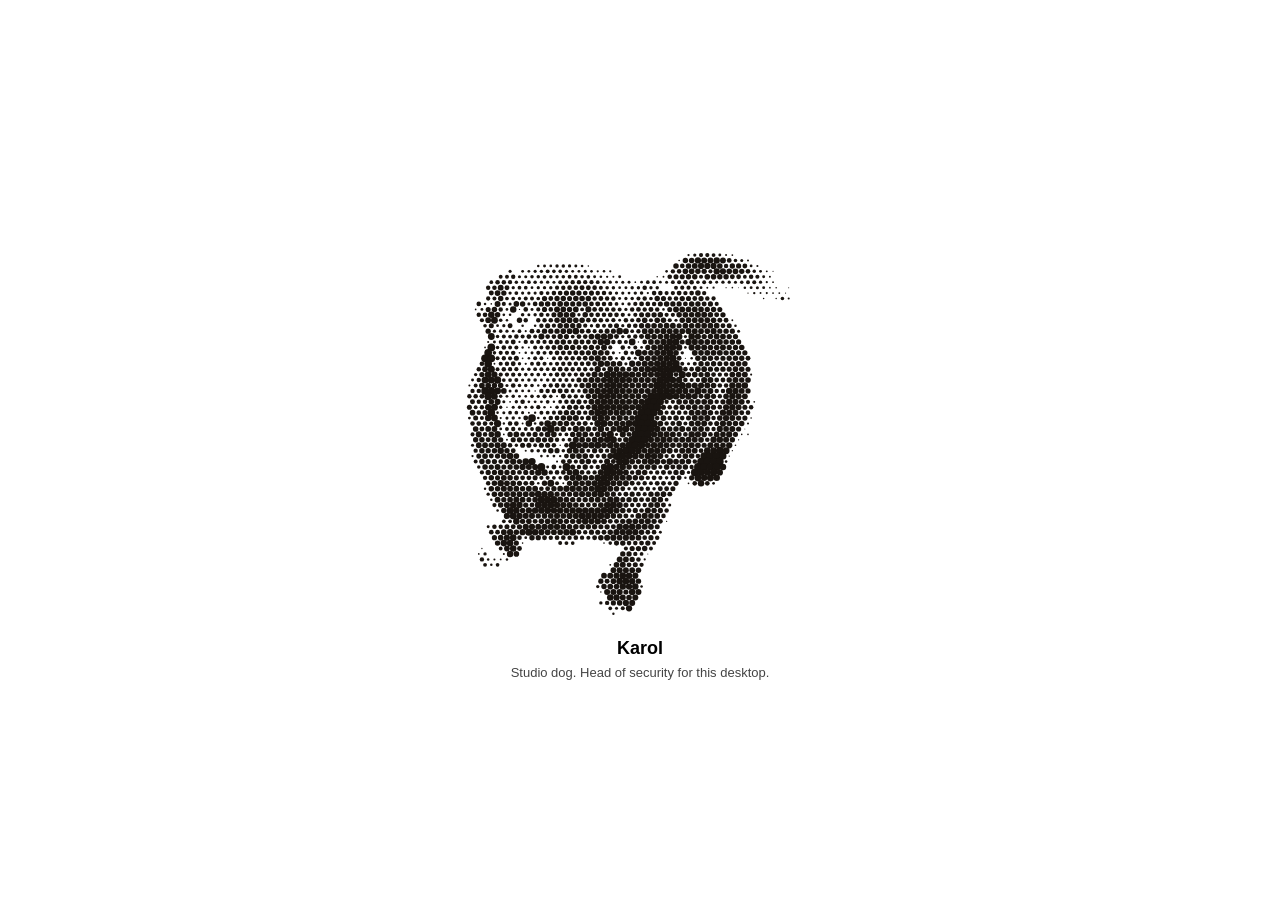
<file: desktop/f/karol/index.html>
<!DOCTYPE html>
<html lang="en">
<head>
  <meta charset="UTF-8">
  <meta name="viewport" content="width=device-width, initial-scale=1.0">
  <meta name="robots" content="noindex">
  <title>Karol ✳ cotoaleksandra</title>
  <style>
    body { margin: 0; min-height: 100vh; display: grid; place-items: center; background: #fff; font: 13px/1.5 "Pixelated MS Sans Serif", Tahoma, Arial, sans-serif; color: #000; }
    main { text-align: center; padding: 24px; }
    img { width: min(360px, 80vw); height: auto; }
    h1 { font: bold 18px Tahoma, Arial, sans-serif; margin: 12px 0 4px; }
    p { margin: 0; color: #444; }
  </style>
</head>
<body>
  <main>
    <img src="../../../karol.svg?v=1" alt="Karol, Ola's dog, drawn in dots, wagging his tail" width="460" height="515">
    <h1>Karol</h1>
    <p>Studio dog. Head of security for this desktop.</p>
  </main>
</body>
</html>
</file>
